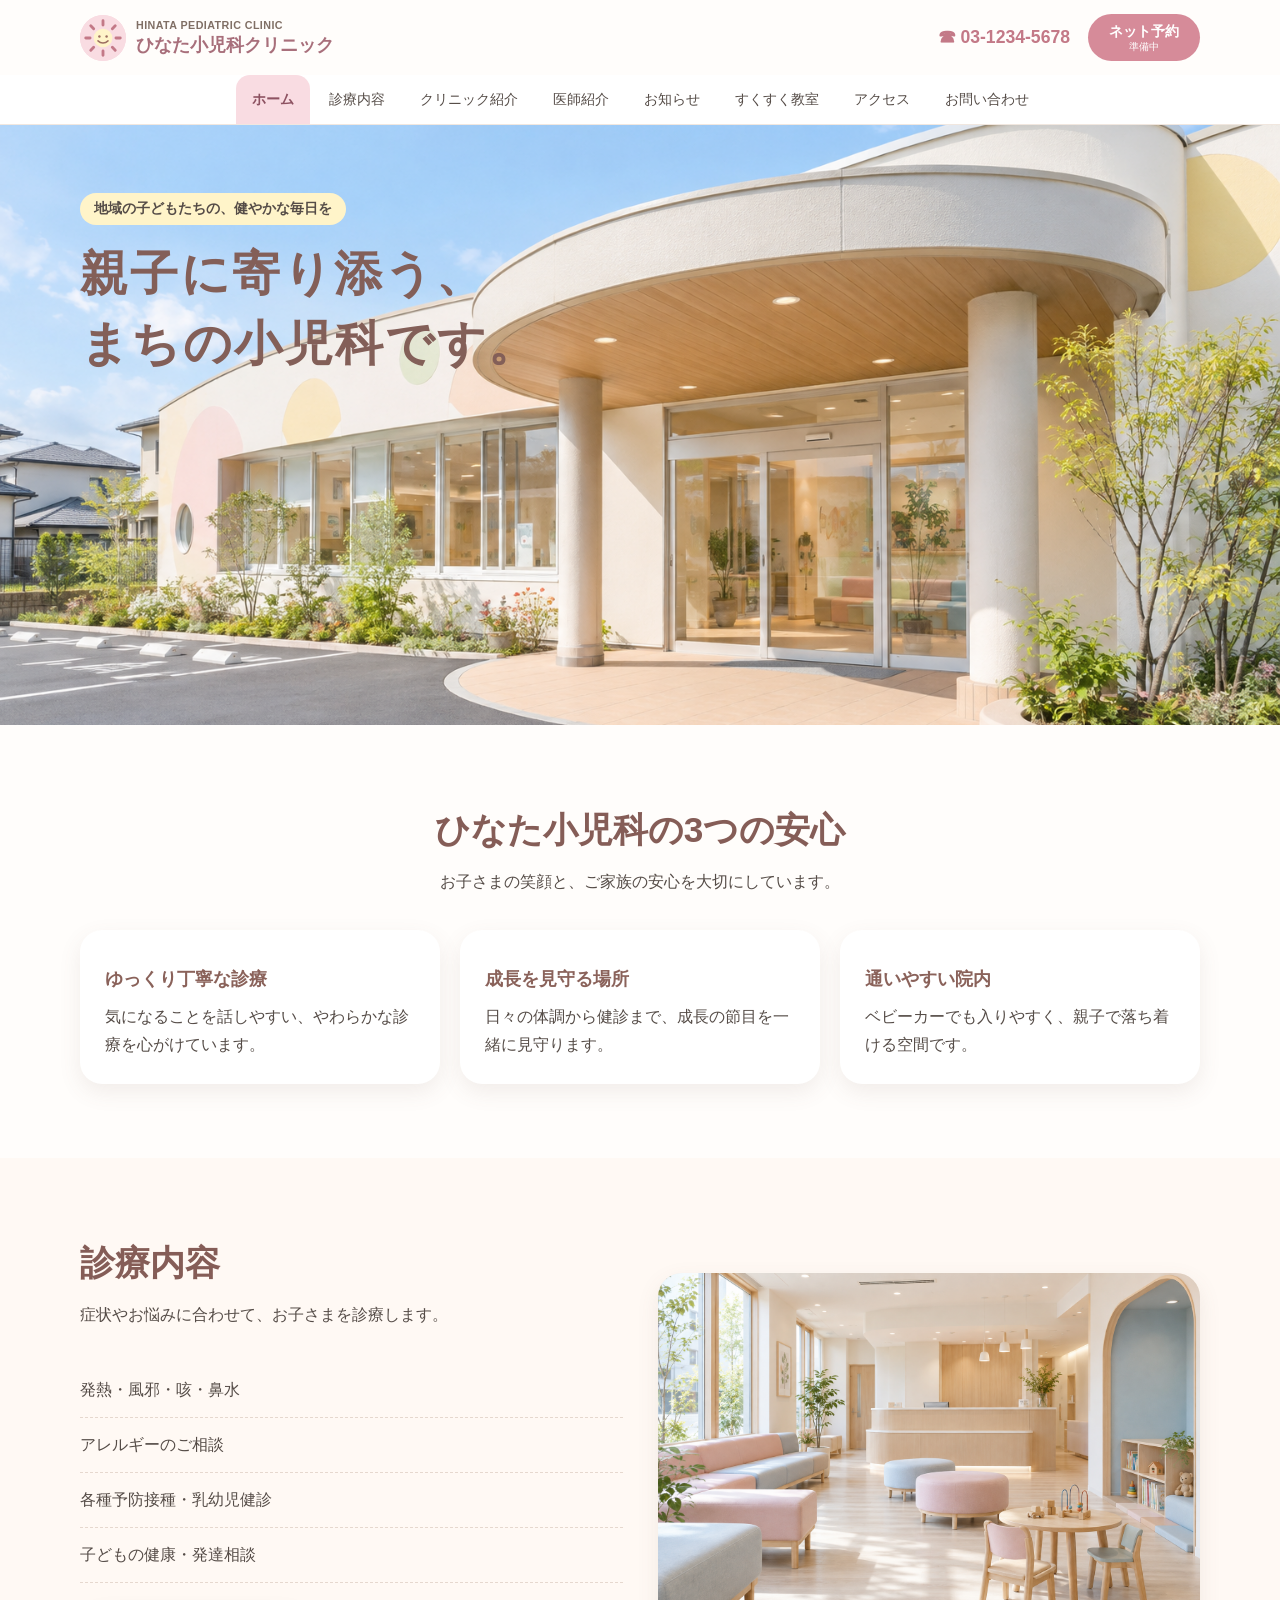
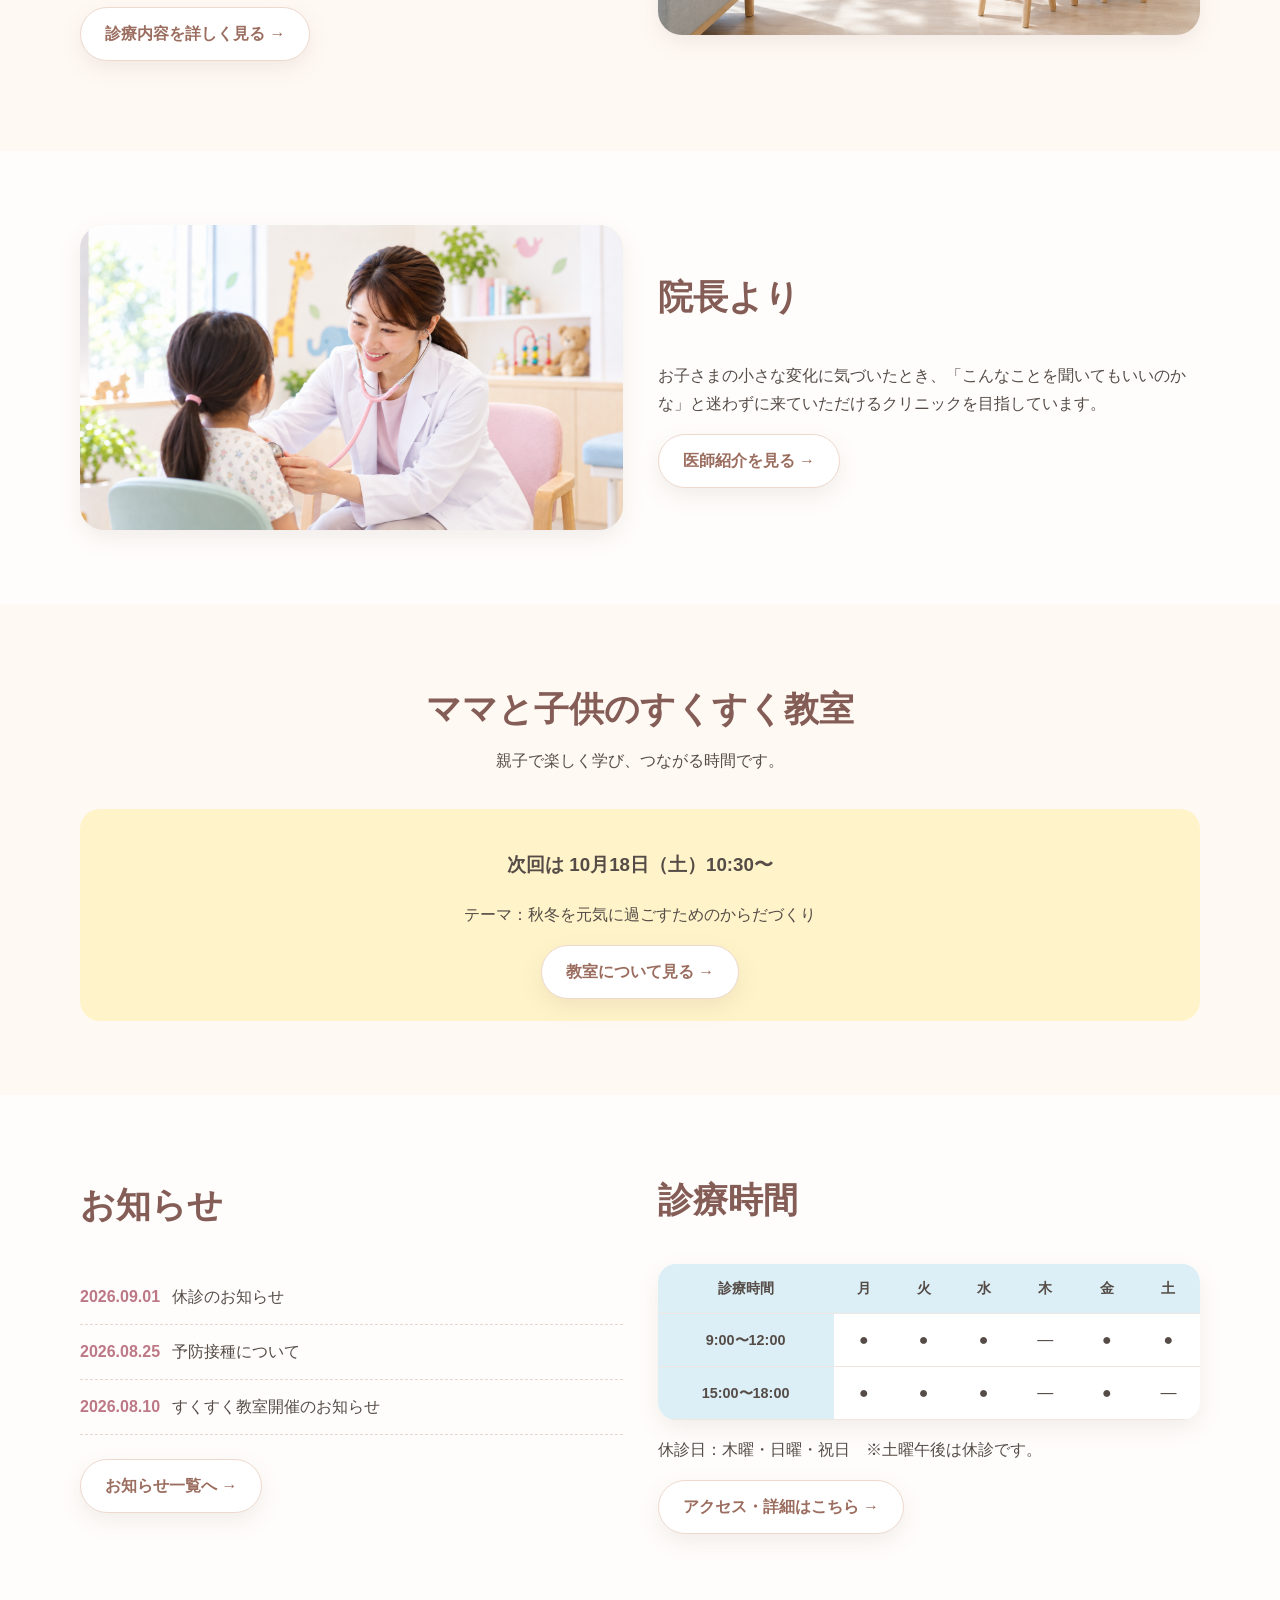
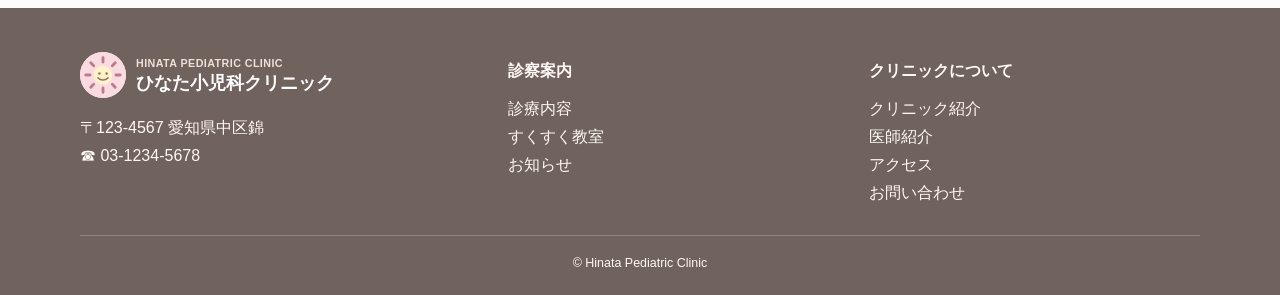
<file: index.html>
﻿<!doctype html>
<html lang="ja">
  <head>
    <meta charset="utf-8">
    <meta name="viewport" content="width=device-width,initial-scale=1">
    <meta name="description" content="ひなた小児科クリニック。子どもとお母さんに寄り添う、地域の小児科です。">
    <title>ひなた小児科クリニック｜トップ</title>
    <link rel="stylesheet" href="css/style.css">
    <link rel="icon" type="image/svg+xml" href="images/favicon.svg">
    <link rel="stylesheet" href="css/hero.css">
  </head>
  <body>
    <header class="site-header">
      <div class="container header-row">
        <a class="logo" href="index.html"><img class="logo-mark" src="images/favicon.svg" alt="ひなた小児科クリニックのロゴ"><span><small>HINATA PEDIATRIC CLINIC</small>ひなた小児科クリニック</span></a>
        <div class="header-actions">
          <div class="header-contact"><strong>☎ 03-1234-5678</strong></div>
          <button class="header-booking" type="button" disabled aria-label="ネット予約（準備中）">ネット予約<small>準備中</small></button>
        </div>
      </div>
      <nav class="main-nav" aria-label="メインナビゲーション">
        <ul>
          <li><a href="index.html" aria-current="page">ホーム</a></li>
          <li><a href="medical.html">診療内容</a></li>
          <li><a href="about.html">クリニック紹介</a></li>
          <li><a href="doctor.html">医師紹介</a></li>
          <li><a href="news.html">お知らせ</a></li>
          <li><a href="class.html">すくすく教室</a></li>
          <li><a href="access.html">アクセス</a></li>
          <li><a href="contact.html">お問い合わせ</a></li>
        </ul>
      </nav>
    </header>
    <main>
      <section class="hero">
        <div class="container hero-grid">
          <div>
            <span class="eyebrow">地域の子どもたちの、健やかな毎日を</span>
            <h1>親子に寄り添う、<br>まちの小児科です。</h1>
          </div>
        </div>
      </section>
      <section class="section">
        <div class="container">
          <div class="section-head">
            <h2>ひなた小児科の3つの安心</h2>
            <p>お子さまの笑顔と、ご家族の安心を大切にしています。</p>
          </div>
          <div class="cards">
            <article class="card">
              <h3>ゆっくり丁寧な診療</h3>
              <p>気になることを話しやすい、やわらかな診療を心がけています。</p>
            </article>
            <article class="card">
              <h3>成長を見守る場所</h3>
              <p>日々の体調から健診まで、成長の節目を一緒に見守ります。</p>
            </article>
            <article class="card">
              <h3>通いやすい院内</h3>
              <p>ベビーカーでも入りやすく、親子で落ち着ける空間です。</p>
            </article>
          </div>
        </div>
      </section>
      <section class="section tint">
        <div class="container split">
          <div>
            <div class="section-head" style="text-align:left">
              <h2>診療内容</h2>
              <p>症状やお悩みに合わせて、お子さまを診療します。</p>
            </div>
            <ul class="info-list">
              <li>発熱・風邪・咳・鼻水</li>
              <li>アレルギーのご相談</li>
              <li>各種予防接種・乳幼児健診</li>
              <li>子どもの健康・発達相談</li>
            </ul>
            <p class="mt"><a class="button light" href="medical.html">診療内容を詳しく見る →</a></p>
          </div>
          <div class="placeholder"><img src="images/clinic-waiting-room.png" alt="明るく落ち着いた小児科の待合室のイメージ"></div>
        </div>
      </section>
      <section class="section">
        <div class="container split">
          <div class="placeholder"><img src="images/doctor-child-examination.png" alt="椅子に座った日向あかり院長が、後ろ姿の子どもの胸に聴診器を当てる様子"></div>
          <div>
            <div class="section-head" style="text-align:left">
              <h2>院長より</h2>
            </div>
            <p>お子さまの小さな変化に気づいたとき、「こんなことを聞いてもいいのかな」と迷わずに来ていただけるクリニックを目指しています。</p>
            <a class="button light" href="doctor.html">医師紹介を見る →</a>
          </div>
        </div>
      </section>
      <section class="section tint">
        <div class="container">
          <div class="section-head">
            <h2>ママと子供のすくすく教室</h2>
            <p>親子で楽しく学び、つながる時間です。</p>
          </div>
          <div class="notice center">
            <h3>次回は 10月18日（土）10:30〜</h3>
            <p>テーマ：秋冬を元気に過ごすためのからだづくり</p>
            <a class="button light" href="class.html">教室について見る →</a>
          </div>
        </div>
      </section>
      <section class="section">
        <div class="container split">
          <div>
            <div class="section-head" style="text-align:left">
              <h2>お知らせ</h2>
            </div>
            <ul class="info-list">
              <li><time datetime="2026-09-01">2026.09.01</time><a href="news.html">休診のお知らせ</a></li>
              <li><time datetime="2026-08-25">2026.08.25</time><a href="news.html">予防接種について</a></li>
              <li><time datetime="2026-08-10">2026.08.10</time><a href="news.html">すくすく教室開催のお知らせ</a></li>
            </ul>
            <p class="mt"><a class="button light" href="news.html">お知らせ一覧へ →</a></p>
          </div>
          <div>
            <div class="section-head" style="text-align:left">
              <h2>診療時間</h2>
            </div>
            <table class="schedule">
              <tr>
                <th>診療時間</th>
                <th>月</th>
                <th>火</th>
                <th>水</th>
                <th>木</th>
                <th>金</th>
                <th>土</th>
              </tr>
              <tr>
                <th>9:00〜12:00</th>
                <td>●</td>
                <td>●</td>
                <td>●</td>
                <td>―</td>
                <td>●</td>
                <td>●</td>
              </tr>
              <tr>
                <th>15:00〜18:00</th>
                <td>●</td>
                <td>●</td>
                <td>●</td>
                <td>―</td>
                <td>●</td>
                <td>―</td>
              </tr>
            </table>
            <p>休診日：木曜・日曜・祝日　※土曜午後は休診です。</p>
            <a class="button light" href="access.html">アクセス・詳細はこちら →</a>
          </div>
        </div>
      </section>
    </main>
    <footer class="footer">
      <div class="container footer-grid">
        <div>
          <a class="logo" href="index.html"><img class="logo-mark" src="images/favicon.svg" alt="ひなた小児科クリニックのロゴ"><span><small>HINATA PEDIATRIC CLINIC</small>ひなた小児科クリニック</span></a>
          <p>〒123-4567 愛知県中区錦<br>☎ 03-1234-5678</p>
        </div>
        <div>
          <h2>診察案内</h2>
          <ul>
            <li><a href="medical.html">診療内容</a></li>
            <li><a href="class.html">すくすく教室</a></li>
            <li><a href="news.html">お知らせ</a></li>
          </ul>
        </div>
        <div>
          <h2>クリニックについて</h2>
          <ul>
            <li><a href="about.html">クリニック紹介</a></li>
            <li><a href="doctor.html">医師紹介</a></li>
            <li><a href="access.html">アクセス</a></li>
            <li><a href="contact.html">お問い合わせ</a></li>
          </ul>
        </div>
      </div>
      <div class="container copyright">© Hinata Pediatric Clinic</div>
    </footer>
  </body>
</html>
</file>
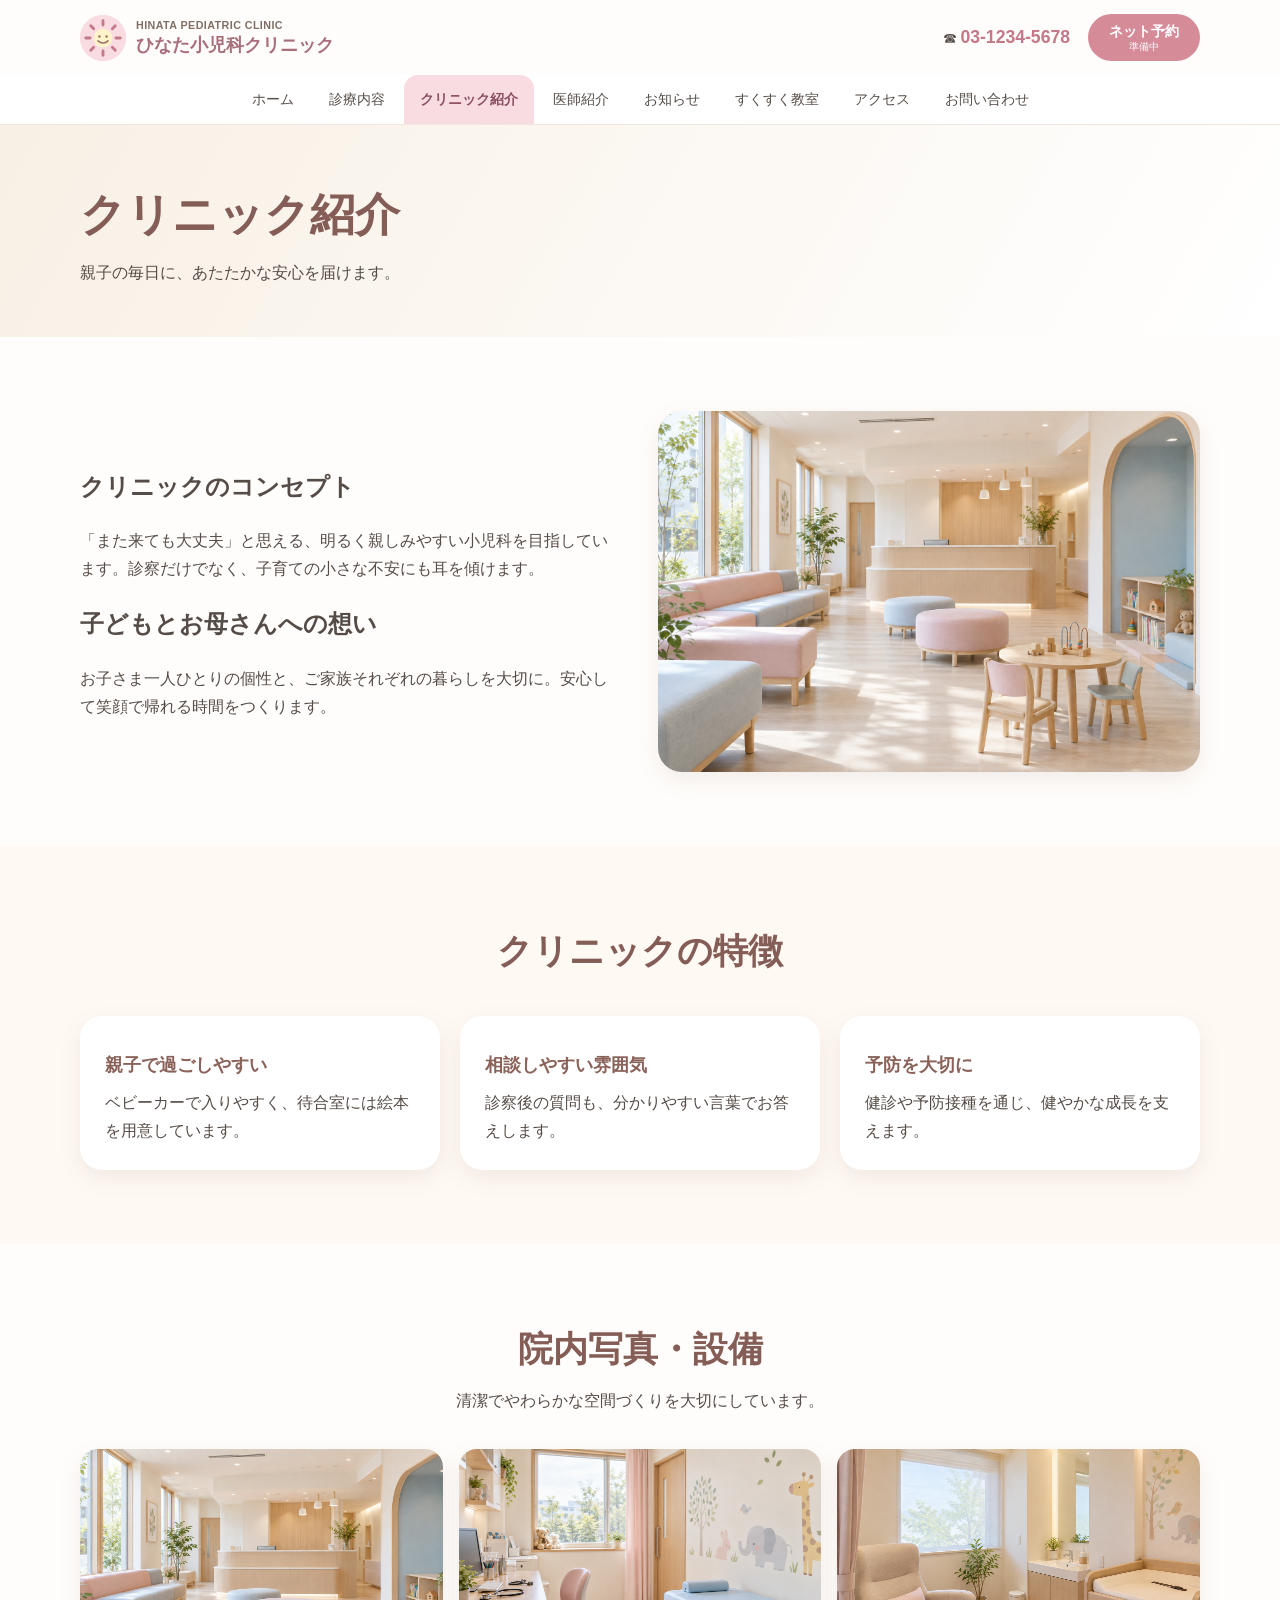
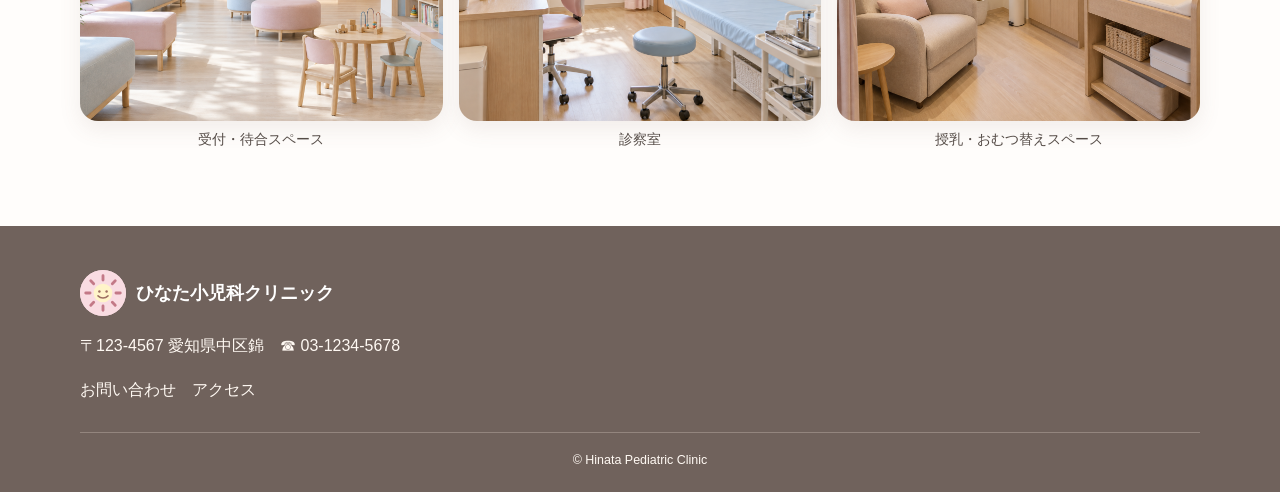
<file: about.html>
<!doctype html>
<html lang="ja">
  <head>
    <meta charset="utf-8">
    <meta name="viewport" content="width=device-width,initial-scale=1">
    <meta name="description" content="ひなた小児科クリニックの想いと院内をご紹介します。">
    <title>クリニック紹介｜ひなた小児科クリニック</title>
    <link rel="stylesheet" href="css/style.css">
    <link rel="icon" type="image/svg+xml" href="images/favicon.svg">
  </head>
  <body>
    <header class="site-header">
      <div class="container header-row">
        <a class="logo" href="index.html"><img class="logo-mark" src="images/favicon.svg" alt="ひなた小児科クリニックのロゴ"><span><small>HINATA PEDIATRIC CLINIC</small>ひなた小児科クリニック</span></a>
        <div class="header-actions">
          <div class="header-contact">☎ <strong>03-1234-5678</strong></div>
          <button class="header-booking" type="button" disabled aria-label="ネット予約（準備中）">ネット予約<small>準備中</small></button>
        </div>
      </div>
      <nav class="main-nav" aria-label="メインナビゲーション">
        <ul>
          <li><a href="index.html">ホーム</a></li>
          <li><a href="medical.html">診療内容</a></li>
          <li><a href="about.html" aria-current="page">クリニック紹介</a></li>
          <li><a href="doctor.html">医師紹介</a></li>
          <li><a href="news.html">お知らせ</a></li>
          <li><a href="class.html">すくすく教室</a></li>
          <li><a href="access.html">アクセス</a></li>
          <li><a href="contact.html">お問い合わせ</a></li>
        </ul>
      </nav>
    </header>
    <main>
      <section class="page-hero">
        <div class="container">
          <h1>クリニック紹介</h1>
          <p>親子の毎日に、あたたかな安心を届けます。</p>
        </div>
      </section>
      <section class="section">
        <div class="container split">
          <div>
            <h2>クリニックのコンセプト</h2>
            <p>「また来ても大丈夫」と思える、明るく親しみやすい小児科を目指しています。診察だけでなく、子育ての小さな不安にも耳を傾けます。</p>
            <h2>子どもとお母さんへの想い</h2>
            <p>お子さま一人ひとりの個性と、ご家族それぞれの暮らしを大切に。安心して笑顔で帰れる時間をつくります。</p>
          </div>
          <div class="placeholder"><img src="images/clinic-waiting-room.png" alt="明るく落ち着いた小児科の待合室のイメージ"></div>
        </div>
      </section>
      <section class="section tint">
        <div class="container">
          <div class="section-head">
            <h2>クリニックの特徴</h2>
          </div>
          <div class="cards">
            <article class="card">
              <h3>親子で過ごしやすい</h3>
              <p>ベビーカーで入りやすく、待合室には絵本を用意しています。</p>
            </article>
            <article class="card">
              <h3>相談しやすい雰囲気</h3>
              <p>診察後の質問も、分かりやすい言葉でお答えします。</p>
            </article>
            <article class="card">
              <h3>予防を大切に</h3>
              <p>健診や予防接種を通じ、健やかな成長を支えます。</p>
            </article>
          </div>
        </div>
      </section>
      <section class="section">
        <div class="container">
          <div class="section-head">
            <h2>院内写真・設備</h2>
            <p>清潔でやわらかな空間づくりを大切にしています。</p>
          </div>
          <div class="gallery">
            <figure>
              <img src="images/clinic-waiting-room.png" alt="受付と待合スペース">
              <figcaption>受付・待合スペース</figcaption>
            </figure>
            <figure>
              <img src="images/clinic-exam-room.png" alt="小児科の診察室">
              <figcaption>診察室</figcaption>
            </figure>
            <figure>
              <img src="images/clinic-nursing-room.png" alt="授乳とおむつ替えのスペース">
              <figcaption>授乳・おむつ替えスペース</figcaption>
            </figure>
          </div>
        </div>
      </section>
    </main>
    <footer class="footer">
      <div class="container">
        <a class="logo" href="index.html"><img class="logo-mark" src="images/favicon.svg" alt="ひなた小児科クリニックのロゴ"><span>ひなた小児科クリニック</span></a>
        <p>〒123-4567 愛知県中区錦　☎ 03-1234-5678</p>
        <p><a href="contact.html">お問い合わせ</a>　<a href="access.html">アクセス</a></p>
        <div class="copyright">© Hinata Pediatric Clinic</div>
      </div>
    </footer>
  </body>
</html>
</file>
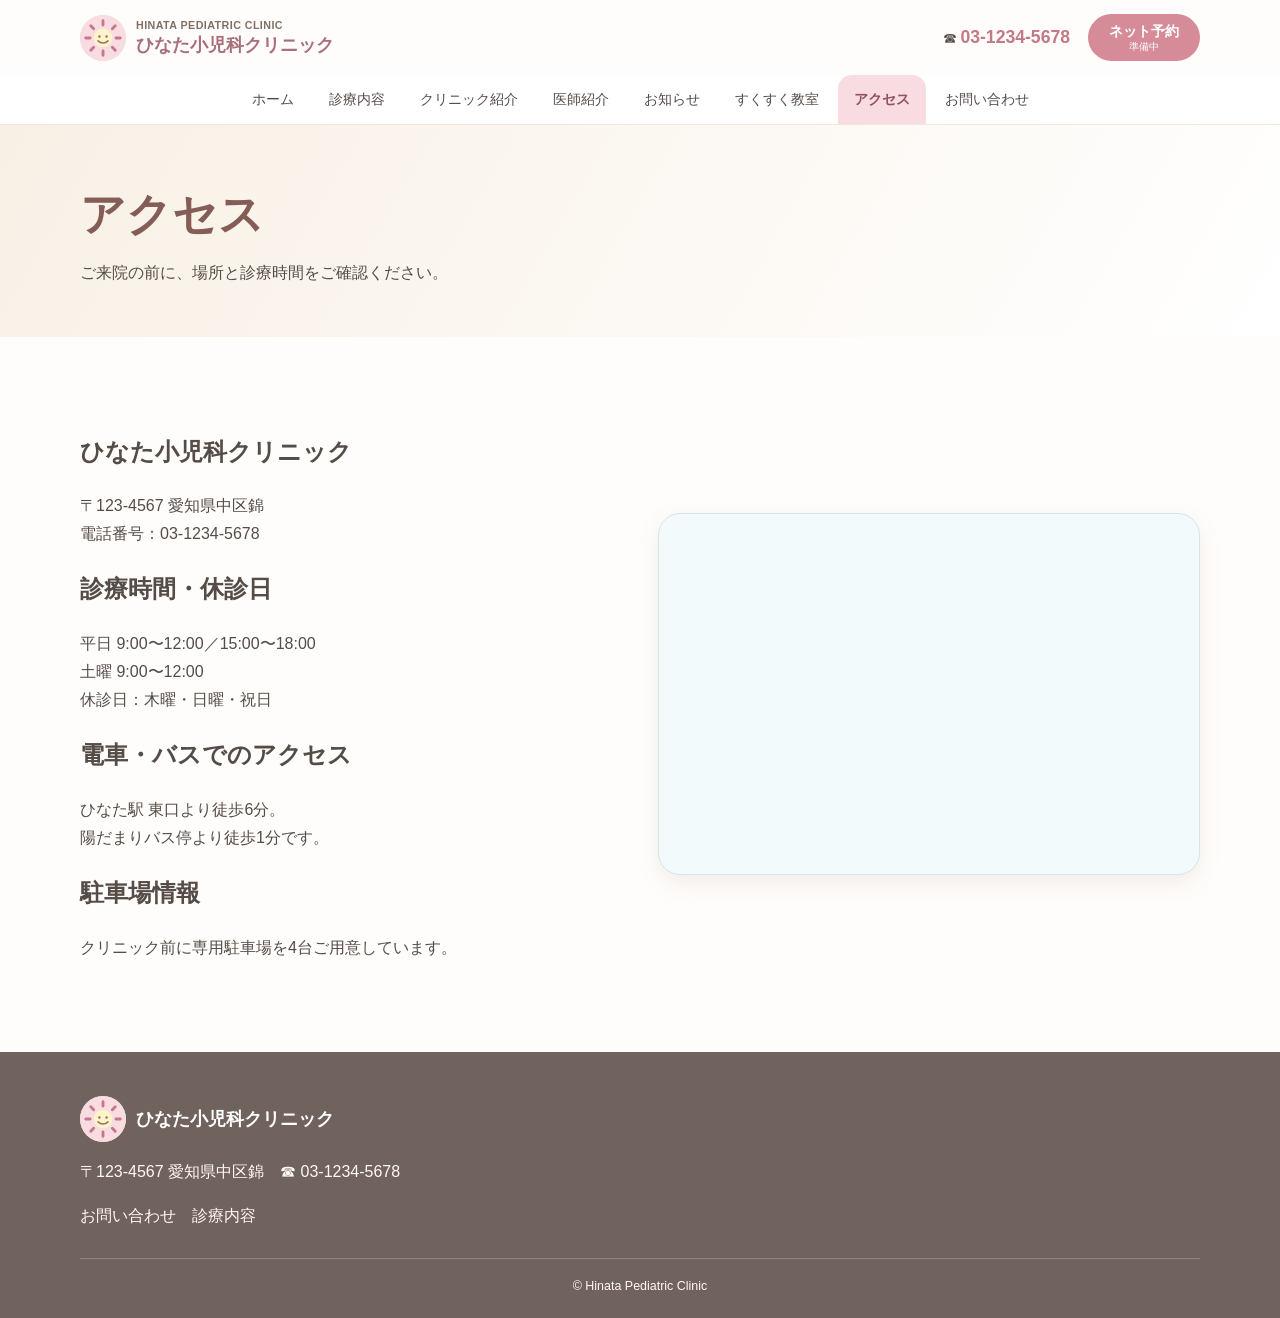
<file: access.html>
<!doctype html>
<html lang="ja">
  <head>
    <meta charset="utf-8">
    <meta name="viewport" content="width=device-width,initial-scale=1">
    <meta name="description" content="ひなた小児科クリニックへのアクセスと診療時間です。">
    <title>アクセス｜ひなた小児科クリニック</title>
    <link rel="stylesheet" href="css/style.css">
    <link rel="icon" type="image/svg+xml" href="images/favicon.svg">
    <link rel="stylesheet" href="css/access-map.css">
  </head>
  <body>
    <header class="site-header">
      <div class="container header-row">
        <a class="logo" href="index.html"><img class="logo-mark" src="images/favicon.svg" alt="ひなた小児科クリニックのロゴ"><span><small>HINATA PEDIATRIC CLINIC</small>ひなた小児科クリニック</span></a>
        <div class="header-actions">
          <div class="header-contact">☎ <strong>03-1234-5678</strong></div>
          <button class="header-booking" type="button" disabled aria-label="ネット予約（準備中）">ネット予約<small>準備中</small></button>
        </div>
      </div>
      <nav class="main-nav" aria-label="メインナビゲーション">
        <ul>
          <li><a href="index.html">ホーム</a></li>
          <li><a href="medical.html">診療内容</a></li>
          <li><a href="about.html">クリニック紹介</a></li>
          <li><a href="doctor.html">医師紹介</a></li>
          <li><a href="news.html">お知らせ</a></li>
          <li><a href="class.html">すくすく教室</a></li>
          <li><a href="access.html" aria-current="page">アクセス</a></li>
          <li><a href="contact.html">お問い合わせ</a></li>
        </ul>
      </nav>
    </header>
    <main>
      <section class="page-hero">
        <div class="container">
          <h1>アクセス</h1>
          <p>ご来院の前に、場所と診療時間をご確認ください。</p>
        </div>
      </section>
      <section class="section">
        <div class="container split">
          <div>
            <h2>ひなた小児科クリニック</h2>
            <p>〒123-4567 愛知県中区錦<br>電話番号：<a href="tel:0312345678">03-1234-5678</a></p>
            <h2>診療時間・休診日</h2>
            <p>平日 9:00〜12:00／15:00〜18:00<br>土曜 9:00〜12:00<br>休診日：木曜・日曜・祝日</p>
            <h2>電車・バスでのアクセス</h2>
            <p>ひなた駅 東口より徒歩6分。<br>陽だまりバス停より徒歩1分です。</p>
            <h2>駐車場情報</h2>
            <p>クリニック前に専用駐車場を4台ご用意しています。</p>
          </div>
          <div class="map-embed">
            <iframe src="https://www.google.com/maps/embed?pb=!1m18!1m12!1m3!1d3261.369198492999!2d136.9057630752273!3d35.17234955776138!2m3!1f0!2f0!3f0!3m2!1i1024!2i768!4f13.1!3m3!1m2!1s0x600370d662a80445%3A0xea615895eff89cc2!2z5Lit6YOo6Zu75YqbIE1JUkFJIFRPV0VS!5e0!3m2!1sja!2sjp!4v1788696021132!5m2!1sja!2sjp" title="中部電力 MIRAI TOWER のGoogleマップ" loading="lazy" allowfullscreen referrerpolicy="strict-origin-when-cross-origin"></iframe>
          </div>
        </div>
      </section>
    </main>
    <footer class="footer">
      <div class="container">
        <a class="logo" href="index.html"><img class="logo-mark" src="images/favicon.svg" alt="ひなた小児科クリニックのロゴ"><span>ひなた小児科クリニック</span></a>
        <p>〒123-4567 愛知県中区錦　☎ 03-1234-5678</p>
        <p><a href="contact.html">お問い合わせ</a>　<a href="medical.html">診療内容</a></p>
        <div class="copyright">© Hinata Pediatric Clinic</div>
      </div>
    </footer>
  </body>
</html>
</file>
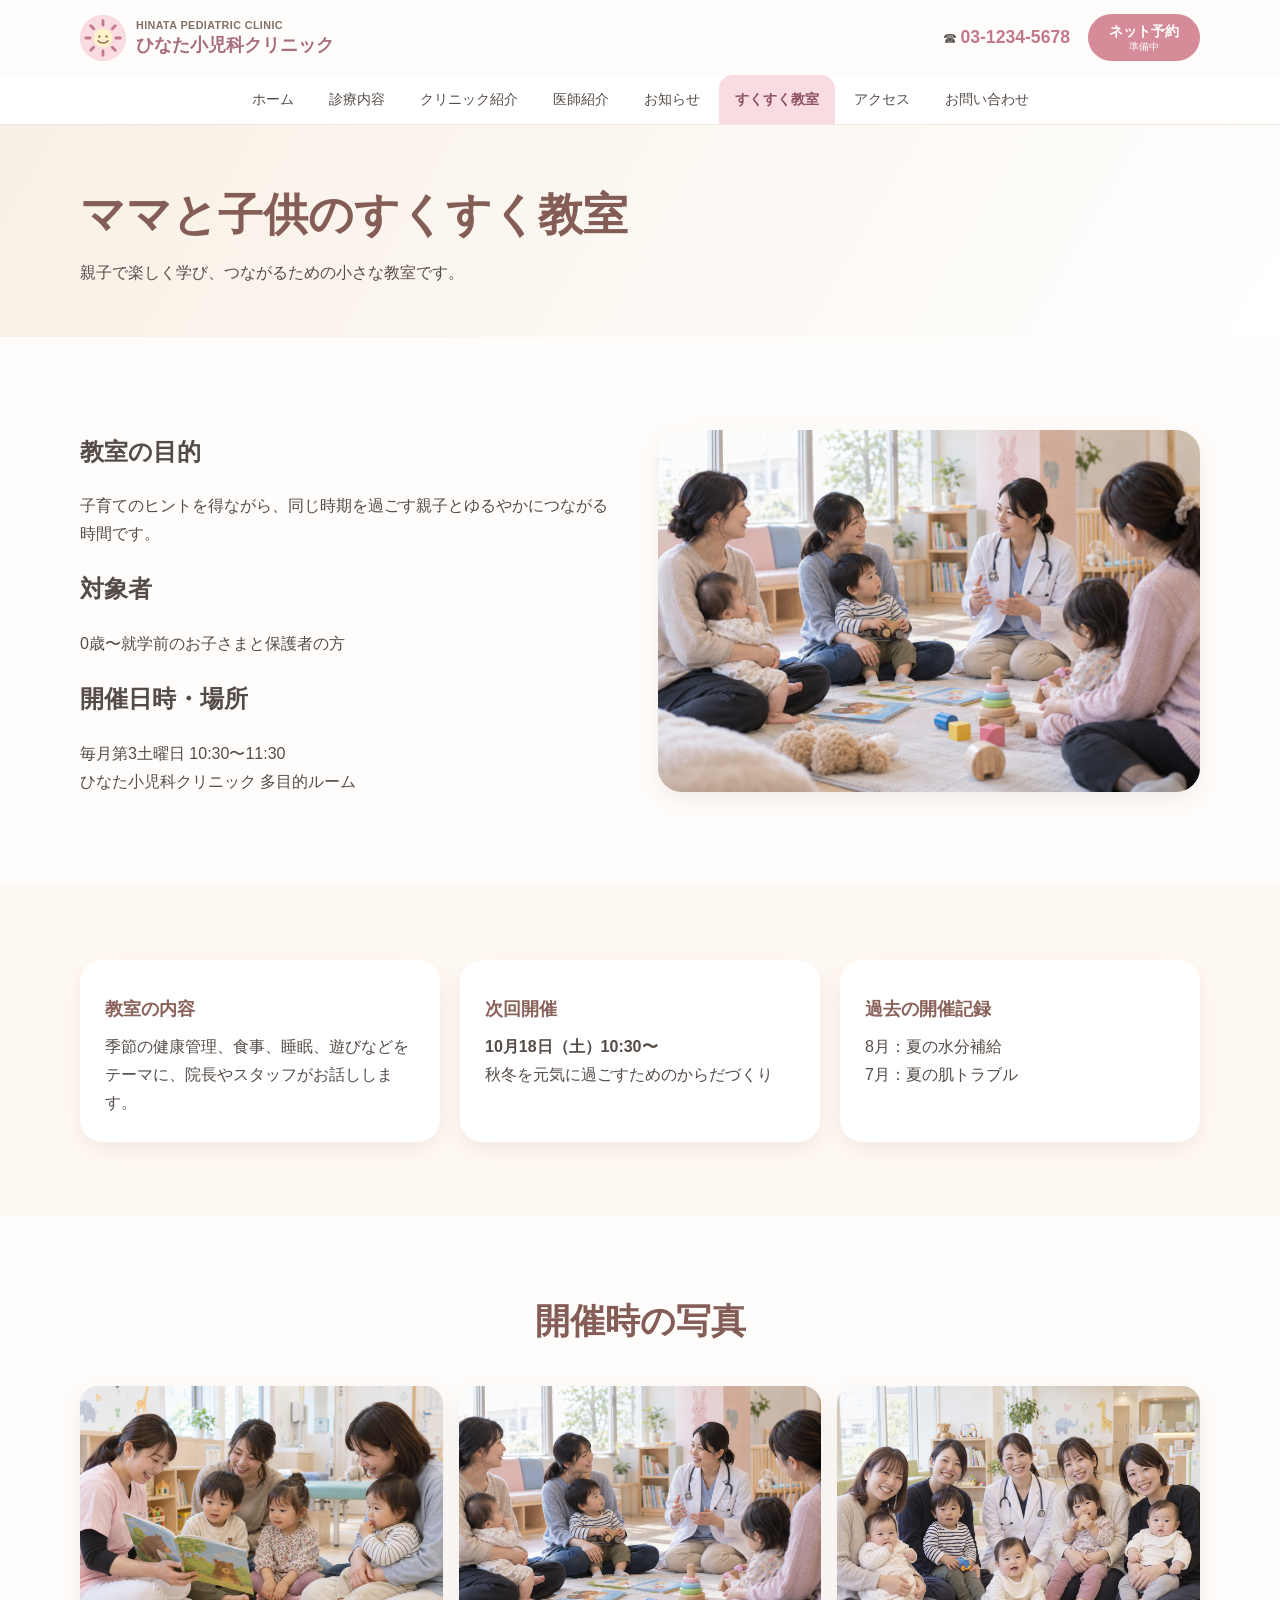
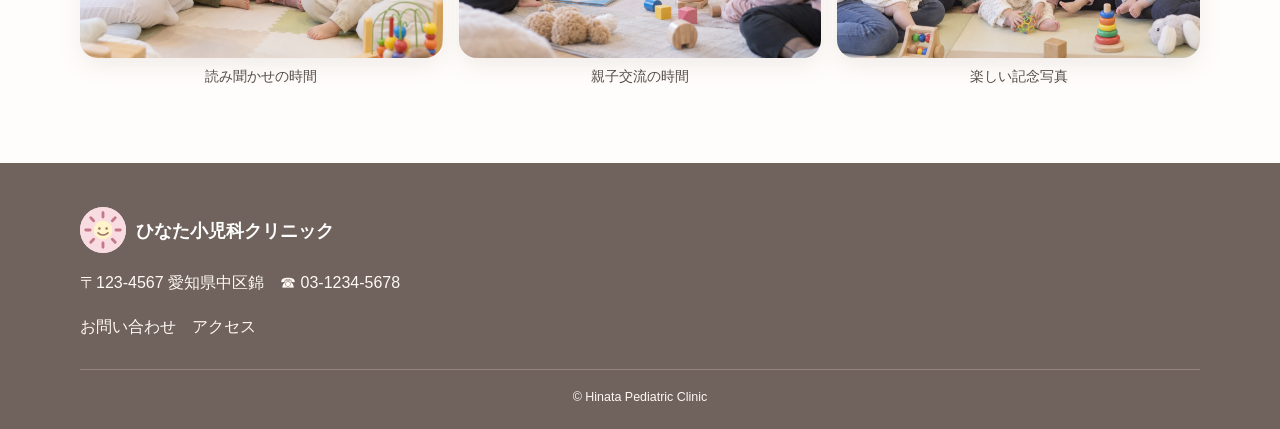
<file: class.html>
<!doctype html>
<html lang="ja">
  <head>
    <meta charset="utf-8">
    <meta name="viewport" content="width=device-width,initial-scale=1">
    <meta name="description" content="ママと子供のすくすく教室のご案内です。">
    <title>すくすく教室｜ひなた小児科クリニック</title>
    <link rel="stylesheet" href="css/style.css">
    <link rel="icon" type="image/svg+xml" href="images/favicon.svg">
  </head>
  <body>
    <header class="site-header">
      <div class="container header-row">
        <a class="logo" href="index.html"><img class="logo-mark" src="images/favicon.svg" alt="ひなた小児科クリニックのロゴ"><span><small>HINATA PEDIATRIC CLINIC</small>ひなた小児科クリニック</span></a>
        <div class="header-actions">
          <div class="header-contact">☎ <strong>03-1234-5678</strong></div>
          <button class="header-booking" type="button" disabled aria-label="ネット予約（準備中）">ネット予約<small>準備中</small></button>
        </div>
      </div>
      <nav class="main-nav" aria-label="メインナビゲーション">
        <ul>
          <li><a href="index.html">ホーム</a></li>
          <li><a href="medical.html">診療内容</a></li>
          <li><a href="about.html">クリニック紹介</a></li>
          <li><a href="doctor.html">医師紹介</a></li>
          <li><a href="news.html">お知らせ</a></li>
          <li><a href="class.html" aria-current="page">すくすく教室</a></li>
          <li><a href="access.html">アクセス</a></li>
          <li><a href="contact.html">お問い合わせ</a></li>
        </ul>
      </nav>
    </header>
    <main>
      <section class="page-hero">
        <div class="container">
          <h1>ママと子供のすくすく教室</h1>
          <p>親子で楽しく学び、つながるための小さな教室です。</p>
        </div>
      </section>
      <section class="section">
        <div class="container split">
          <div>
            <h2>教室の目的</h2>
            <p>子育てのヒントを得ながら、同じ時期を過ごす親子とゆるやかにつながる時間です。</p>
            <h2>対象者</h2>
            <p>0歳〜就学前のお子さまと保護者の方</p>
            <h2>開催日時・場所</h2>
            <p>毎月第3土曜日 10:30〜11:30<br>ひなた小児科クリニック 多目的ルーム</p>
          </div>
          <div class="placeholder"><img src="images/parent-child-class.png" alt="親子が参加するすくすく教室の様子"></div>
        </div>
      </section>
      <section class="section tint">
        <div class="container">
          <div class="cards">
            <article class="card">
              <h3>教室の内容</h3>
              <p>季節の健康管理、食事、睡眠、遊びなどをテーマに、院長やスタッフがお話しします。</p>
            </article>
            <article class="card">
              <h3>次回開催</h3>
              <p><strong>10月18日（土）10:30〜</strong><br>秋冬を元気に過ごすためのからだづくり</p>
            </article>
            <article class="card">
              <h3>過去の開催記録</h3>
              <p>8月：夏の水分補給<br>7月：夏の肌トラブル</p>
            </article>
          </div>
        </div>
      </section>
      <section class="section">
        <div class="container">
          <div class="section-head">
            <h2>開催時の写真</h2>
          </div>
          <div class="gallery">
            <figure>
              <img src="images/class-reading.png" alt="スタッフが親子に絵本を読み聞かせる様子">
              <figcaption>読み聞かせの時間</figcaption>
            </figure>
            <figure>
              <img src="images/parent-child-class.png" alt="すくすく教室で親子が交流する様子">
              <figcaption>親子交流の時間</figcaption>
            </figure>
            <figure>
              <img src="images/class-group.png" alt="すくすく教室に参加した親子とスタッフの記念写真イメージ">
              <figcaption>楽しい記念写真</figcaption>
            </figure>
          </div>
        </div>
      </section>
    </main>
    <footer class="footer">
      <div class="container">
        <a class="logo" href="index.html"><img class="logo-mark" src="images/favicon.svg" alt="ひなた小児科クリニックのロゴ"><span>ひなた小児科クリニック</span></a>
        <p>〒123-4567 愛知県中区錦　☎ 03-1234-5678</p>
        <p><a href="contact.html">お問い合わせ</a>　<a href="access.html">アクセス</a></p>
        <div class="copyright">© Hinata Pediatric Clinic</div>
      </div>
    </footer>
  </body>
</html>
</file>
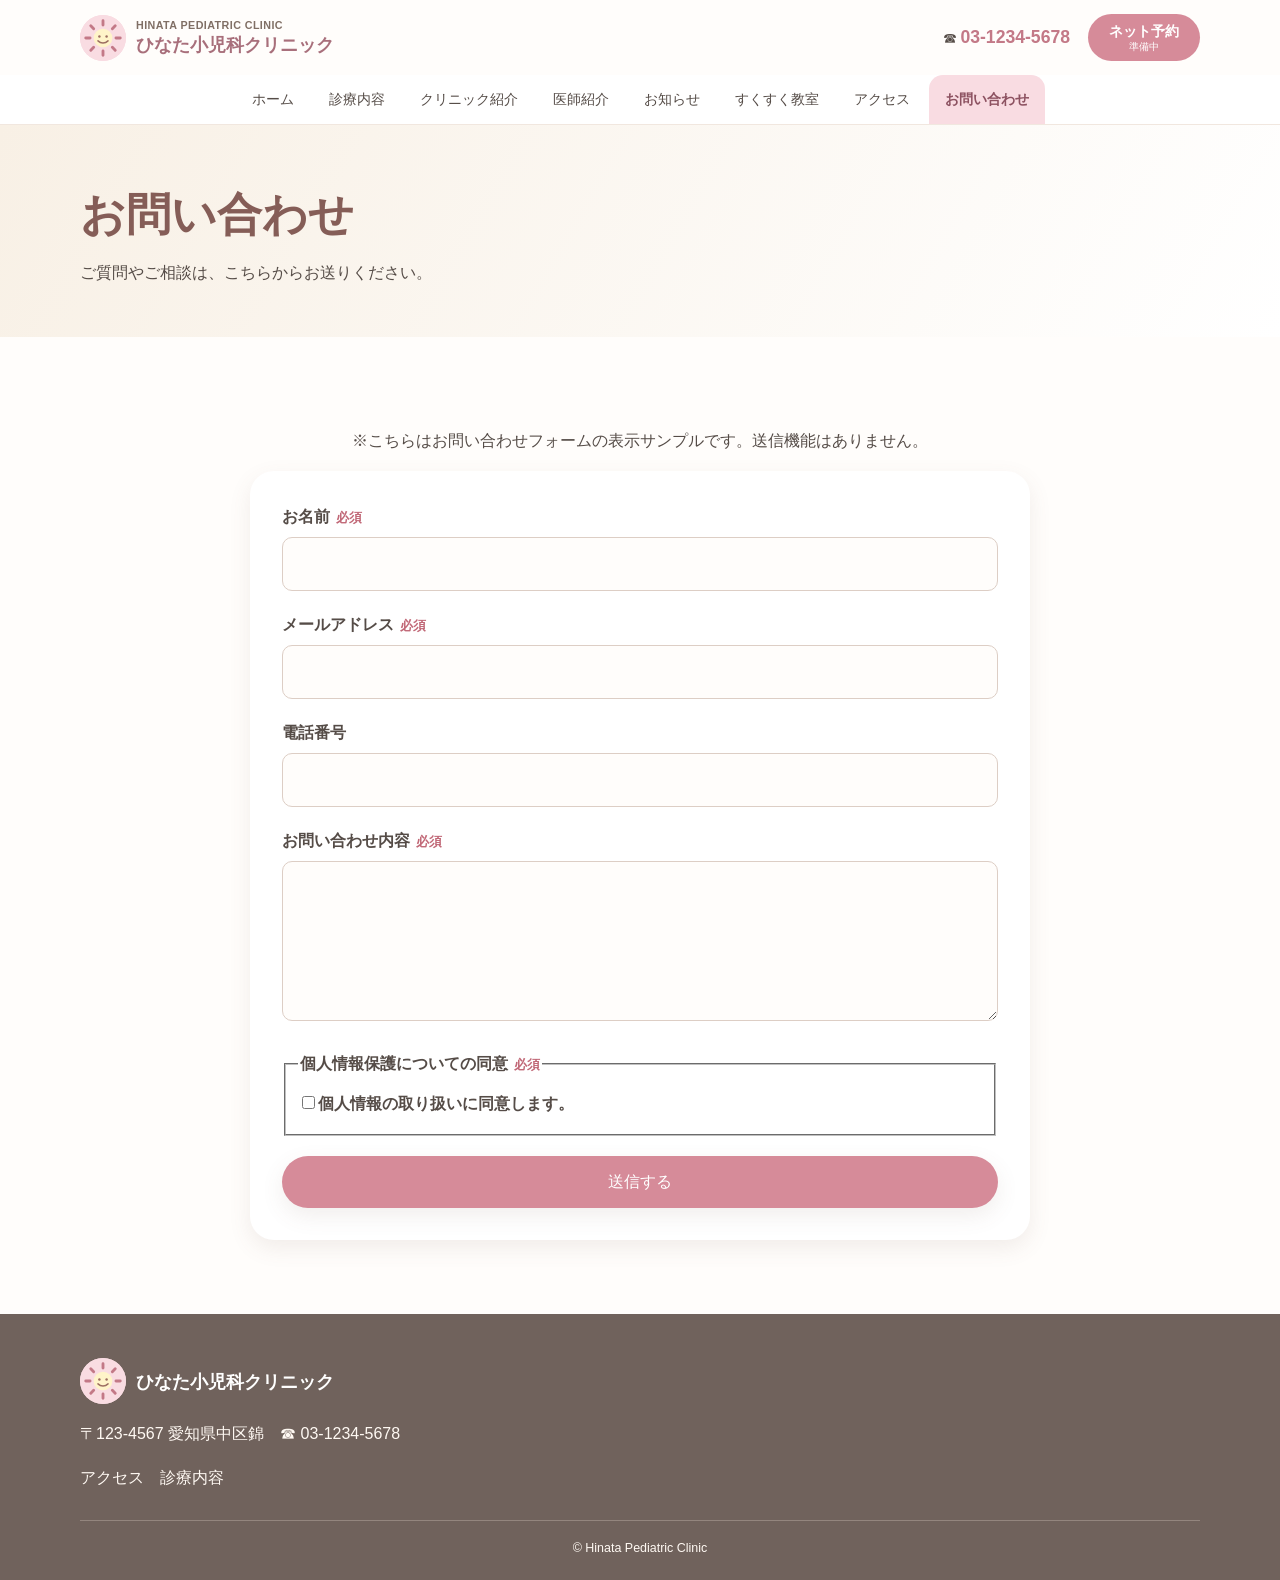
<file: contact.html>
<!doctype html>
<html lang="ja">
  <head>
    <meta charset="utf-8">
    <meta name="viewport" content="width=device-width,initial-scale=1">
    <meta name="description" content="ひなた小児科クリニックへのお問い合わせフォームです。">
    <title>お問い合わせ｜ひなた小児科クリニック</title>
    <link rel="stylesheet" href="css/style.css">
    <link rel="icon" type="image/svg+xml" href="images/favicon.svg">
  </head>
  <body>
    <header class="site-header">
      <div class="container header-row">
        <a class="logo" href="index.html"><img class="logo-mark" src="images/favicon.svg" alt="ひなた小児科クリニックのロゴ"><span><small>HINATA PEDIATRIC CLINIC</small>ひなた小児科クリニック</span></a>
        <div class="header-actions">
          <div class="header-contact">☎ <strong>03-1234-5678</strong></div>
          <button class="header-booking" type="button" disabled aria-label="ネット予約（準備中）">ネット予約<small>準備中</small></button>
        </div>
      </div>
      <nav class="main-nav" aria-label="メインナビゲーション">
        <ul>
          <li><a href="index.html">ホーム</a></li>
          <li><a href="medical.html">診療内容</a></li>
          <li><a href="about.html">クリニック紹介</a></li>
          <li><a href="doctor.html">医師紹介</a></li>
          <li><a href="news.html">お知らせ</a></li>
          <li><a href="class.html">すくすく教室</a></li>
          <li><a href="access.html">アクセス</a></li>
          <li><a href="contact.html" aria-current="page">お問い合わせ</a></li>
        </ul>
      </nav>
    </header>
    <main>
      <section class="page-hero">
        <div class="container">
          <h1>お問い合わせ</h1>
          <p>ご質問やご相談は、こちらからお送りください。</p>
        </div>
      </section>
      <section class="section">
        <div class="container">
          <p class="center">※こちらはお問い合わせフォームの表示サンプルです。送信機能はありません。</p>
          <form class="form" action="#" method="post">
            <div class="form-row"><label for="name">お名前<span class="required">必須</span></label><input id="name" name="name" type="text" required></div>
            <div class="form-row"><label for="email">メールアドレス<span class="required">必須</span></label><input id="email" name="email" type="email" required></div>
            <div class="form-row"><label for="tel">電話番号</label><input id="tel" name="tel" type="tel"></div>
            <div class="form-row"><label for="message">お問い合わせ内容<span class="required">必須</span></label><textarea id="message" name="message" required></textarea></div>
            <fieldset class="form-row">
              <legend>個人情報保護についての同意<span class="required">必須</span></legend>
              <label class="check"><input type="checkbox" required><span>個人情報の取り扱いに同意します。</span></label>
            </fieldset>
            <button class="button" type="button" aria-label="送信ボタン（送信機能は実装されていません）">送信する</button>
          </form>
        </div>
      </section>
    </main>
    <footer class="footer">
      <div class="container">
        <a class="logo" href="index.html"><img class="logo-mark" src="images/favicon.svg" alt="ひなた小児科クリニックのロゴ"><span>ひなた小児科クリニック</span></a>
        <p>〒123-4567 愛知県中区錦　☎ 03-1234-5678</p>
        <p><a href="access.html">アクセス</a>　<a href="medical.html">診療内容</a></p>
        <div class="copyright">© Hinata Pediatric Clinic</div>
      </div>
    </footer>
  </body>
</html>
</file>
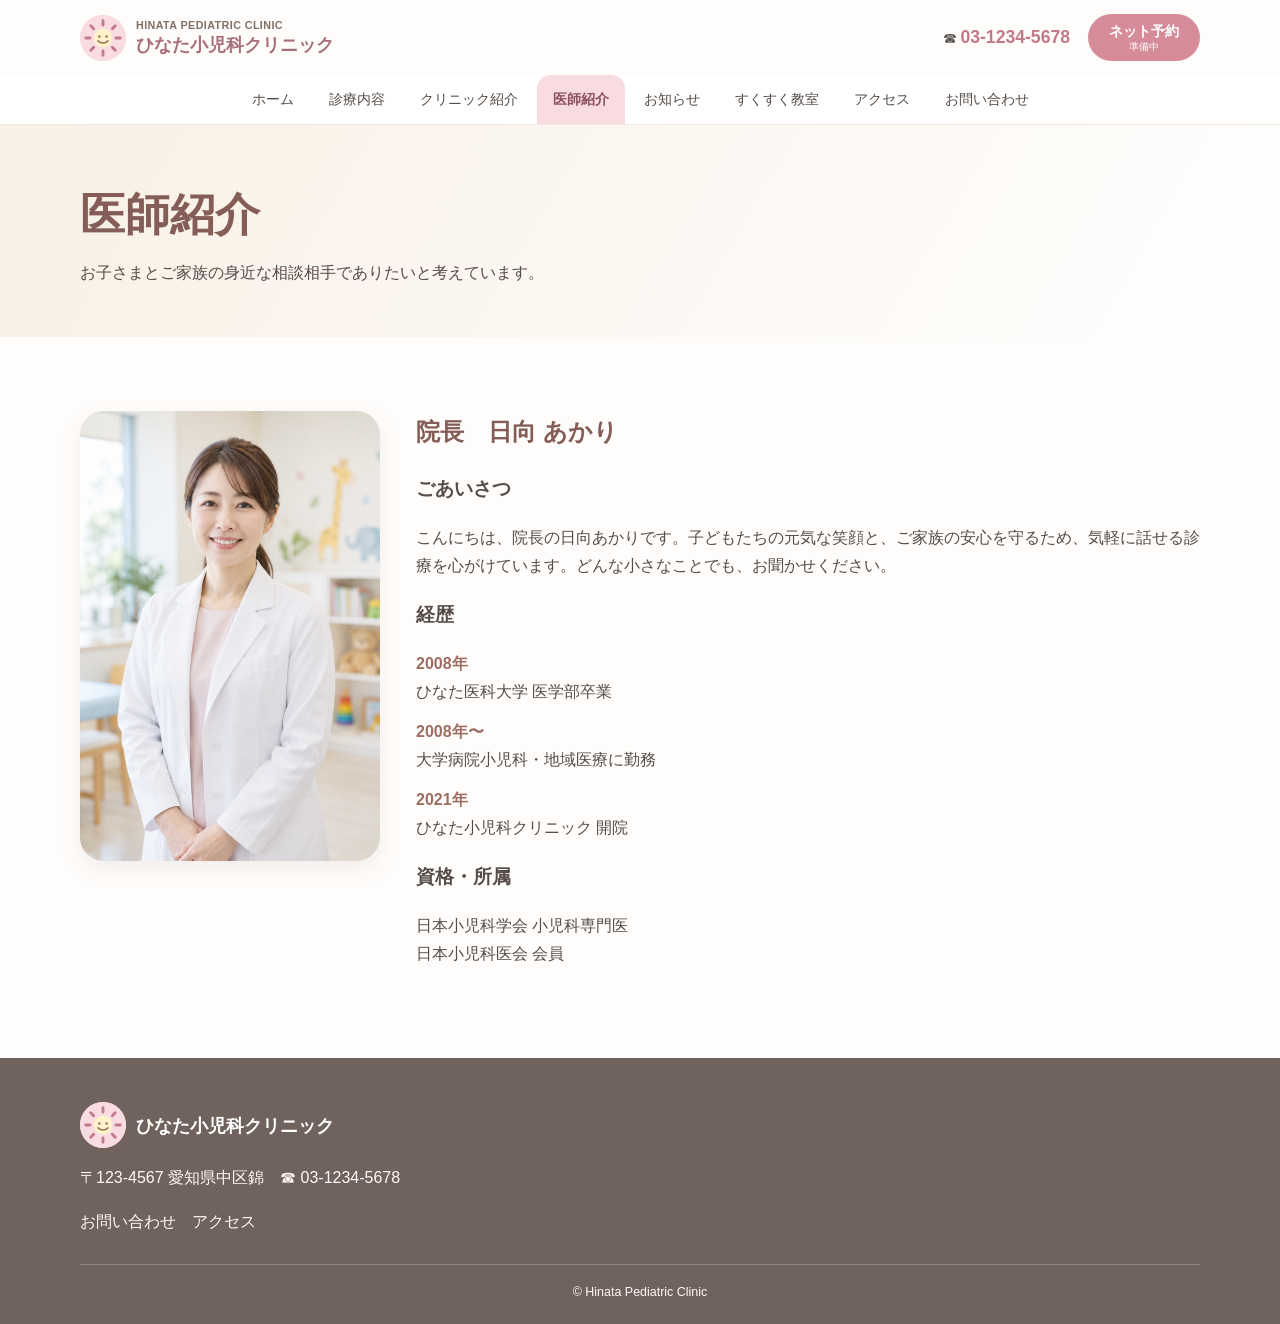
<file: doctor.html>
<!doctype html>
<html lang="ja">
  <head>
    <meta charset="utf-8">
    <meta name="viewport" content="width=device-width,initial-scale=1">
    <meta name="description" content="ひなた小児科クリニック院長のごあいさつと経歴です。">
    <title>医師紹介｜ひなた小児科クリニック</title>
    <link rel="stylesheet" href="css/style.css">
    <link rel="icon" type="image/svg+xml" href="images/favicon.svg">
  </head>
  <body>
    <header class="site-header">
      <div class="container header-row">
        <a class="logo" href="index.html"><img class="logo-mark" src="images/favicon.svg" alt="ひなた小児科クリニックのロゴ"><span><small>HINATA PEDIATRIC CLINIC</small>ひなた小児科クリニック</span></a>
        <div class="header-actions">
          <div class="header-contact">☎ <strong>03-1234-5678</strong></div>
          <button class="header-booking" type="button" disabled aria-label="ネット予約（準備中）">ネット予約<small>準備中</small></button>
        </div>
      </div>
      <nav class="main-nav" aria-label="メインナビゲーション">
        <ul>
          <li><a href="index.html">ホーム</a></li>
          <li><a href="medical.html">診療内容</a></li>
          <li><a href="about.html">クリニック紹介</a></li>
          <li><a href="doctor.html" aria-current="page">医師紹介</a></li>
          <li><a href="news.html">お知らせ</a></li>
          <li><a href="class.html">すくすく教室</a></li>
          <li><a href="access.html">アクセス</a></li>
          <li><a href="contact.html">お問い合わせ</a></li>
        </ul>
      </nav>
    </header>
    <main>
      <section class="page-hero">
        <div class="container">
          <h1>医師紹介</h1>
          <p>お子さまとご家族の身近な相談相手でありたいと考えています。</p>
        </div>
      </section>
      <section class="section">
        <div class="container profile">
          <div class="placeholder"><img src="images/doctor-portrait.png" alt="ひなた小児科クリニック院長、日向あかりの写真"></div>
          <div>
            <h2>院長　日向 あかり</h2>
            <h3>ごあいさつ</h3>
            <p>こんにちは、院長の日向あかりです。子どもたちの元気な笑顔と、ご家族の安心を守るため、気軽に話せる診療を心がけています。どんな小さなことでも、お聞かせください。</p>
            <h3>経歴</h3>
            <dl class="history">
              <dt>2008年</dt>
              <dd>ひなた医科大学 医学部卒業</dd>
              <dt>2008年〜</dt>
              <dd>大学病院小児科・地域医療に勤務</dd>
              <dt>2021年</dt>
              <dd>ひなた小児科クリニック 開院</dd>
            </dl>
            <h3>資格・所属</h3>
            <p>日本小児科学会 小児科専門医<br>日本小児科医会 会員</p>
          </div>
        </div>
      </section>
    </main>
    <footer class="footer">
      <div class="container">
        <a class="logo" href="index.html"><img class="logo-mark" src="images/favicon.svg" alt="ひなた小児科クリニックのロゴ"><span>ひなた小児科クリニック</span></a>
        <p>〒123-4567 愛知県中区錦　☎ 03-1234-5678</p>
        <p><a href="contact.html">お問い合わせ</a>　<a href="access.html">アクセス</a></p>
        <div class="copyright">© Hinata Pediatric Clinic</div>
      </div>
    </footer>
  </body>
</html>
</file>
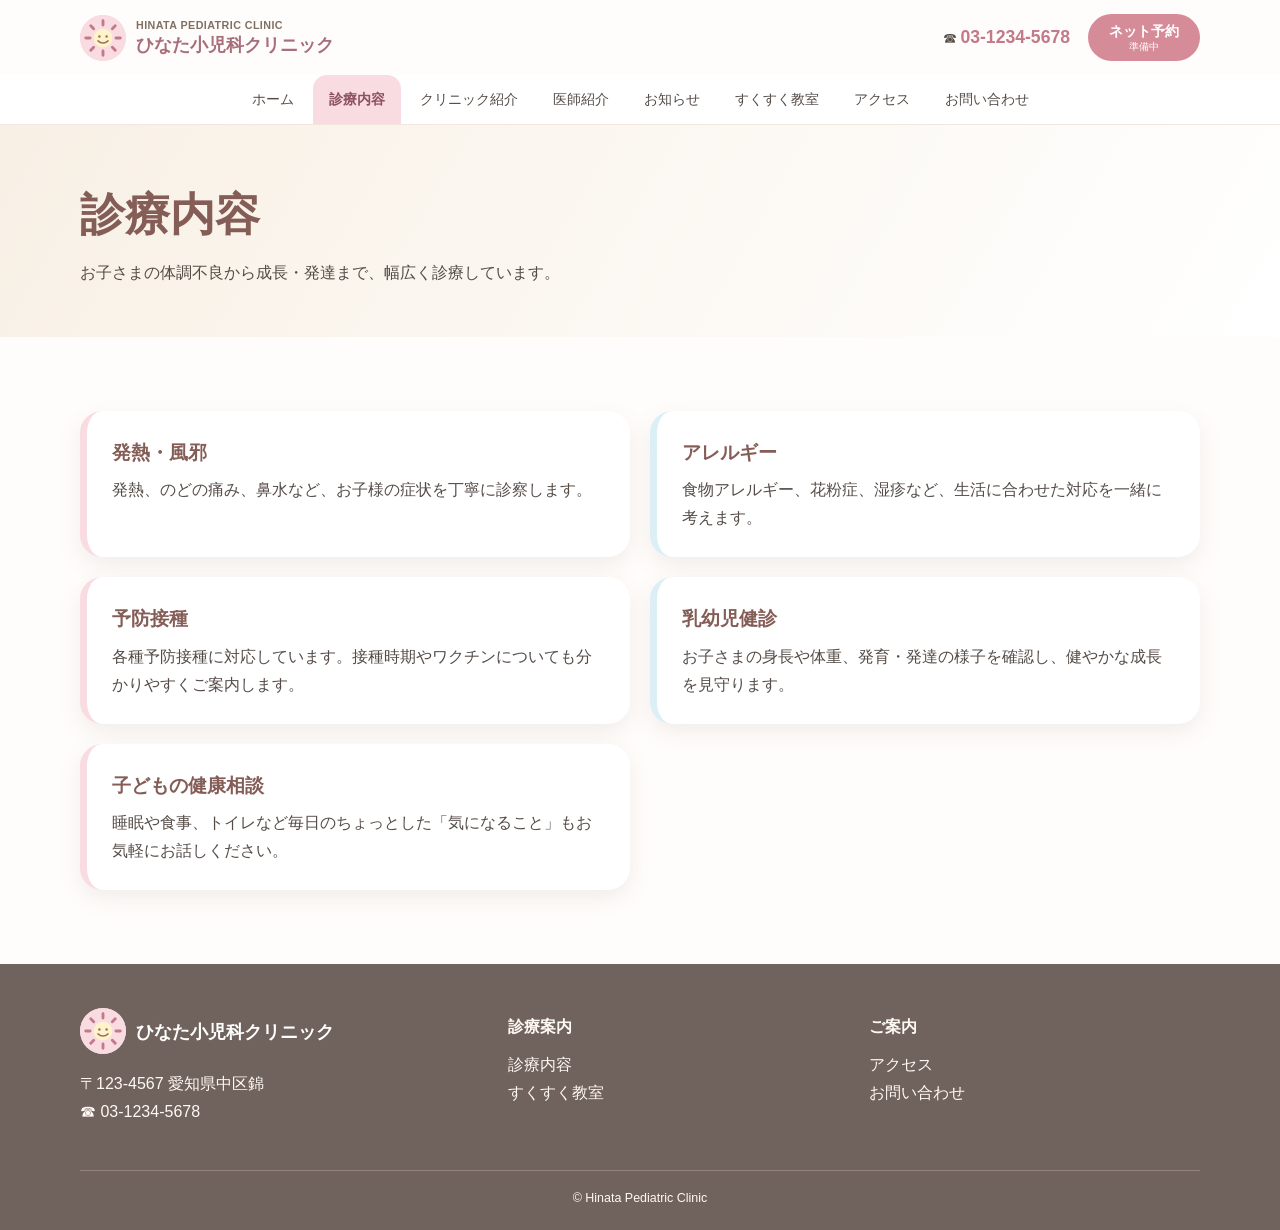
<file: medical.html>
<!doctype html>
<html lang="ja">
  <head>
    <meta charset="utf-8">
    <meta name="viewport" content="width=device-width,initial-scale=1">
    <meta name="description" content="ひなた小児科クリニックの診療内容をご案内します。">
    <title>診療内容｜ひなた小児科クリニック</title>
    <link rel="stylesheet" href="css/style.css">
    <link rel="icon" type="image/svg+xml" href="images/favicon.svg">
  </head>
  <body>
    <header class="site-header">
      <div class="container header-row">
        <a class="logo" href="index.html"><img class="logo-mark" src="images/favicon.svg" alt="ひなた小児科クリニックのロゴ"><span><small>HINATA PEDIATRIC CLINIC</small>ひなた小児科クリニック</span></a>
        <div class="header-actions">
          <div class="header-contact">☎ <strong>03-1234-5678</strong></div>
          <button class="header-booking" type="button" disabled aria-label="ネット予約（準備中）">ネット予約<small>準備中</small></button>
        </div>
      </div>
      <nav class="main-nav" aria-label="メインナビゲーション">
        <ul>
          <li><a href="index.html">ホーム</a></li>
          <li><a href="medical.html" aria-current="page">診療内容</a></li>
          <li><a href="about.html">クリニック紹介</a></li>
          <li><a href="doctor.html">医師紹介</a></li>
          <li><a href="news.html">お知らせ</a></li>
          <li><a href="class.html">すくすく教室</a></li>
          <li><a href="access.html">アクセス</a></li>
          <li><a href="contact.html">お問い合わせ</a></li>
        </ul>
      </nav>
    </header>
    <main>
      <section class="page-hero">
        <div class="container">
          <h1>診療内容</h1>
          <p>お子さまの体調不良から成長・発達まで、幅広く診療しています。</p>
        </div>
      </section>
      <section class="section">
        <div class="container medical-grid">
          <article class="medical-card">
            <h2>発熱・風邪</h2>
            <p>発熱、のどの痛み、鼻水など、お子様の症状を丁寧に診察します。</p>
          </article>
          <article class="medical-card">
            <h2>アレルギー</h2>
            <p>食物アレルギー、花粉症、湿疹など、生活に合わせた対応を一緒に考えます。</p>
          </article>
          <article class="medical-card">
            <h2>予防接種</h2>
            <p>各種予防接種に対応しています。接種時期やワクチンについても分かりやすくご案内します。</p>
          </article>
          <article class="medical-card">
            <h2>乳幼児健診</h2>
            <p>お子さまの身長や体重、発育・発達の様子を確認し、健やかな成長を見守ります。</p>
          </article>
          <article class="medical-card">
            <h2>子どもの健康相談</h2>
            <p>睡眠や食事、トイレなど毎日のちょっとした「気になること」もお気軽にお話しください。</p>
          </article>
        </div>
      </section>
    </main>
    <footer class="footer">
      <div class="container footer-grid">
        <div>
          <a class="logo" href="index.html"><img class="logo-mark" src="images/favicon.svg" alt="ひなた小児科クリニックのロゴ"><span>ひなた小児科クリニック</span></a>
          <p>〒123-4567 愛知県中区錦<br>☎ 03-1234-5678</p>
        </div>
        <div>
          <h2>診療案内</h2>
          <ul>
            <li><a href="medical.html">診療内容</a></li>
            <li><a href="class.html">すくすく教室</a></li>
          </ul>
        </div>
        <div>
          <h2>ご案内</h2>
          <ul>
            <li><a href="access.html">アクセス</a></li>
            <li><a href="contact.html">お問い合わせ</a></li>
          </ul>
        </div>
      </div>
      <div class="container copyright">© Hinata Pediatric Clinic</div>
    </footer>
  </body>
</html>
</file>
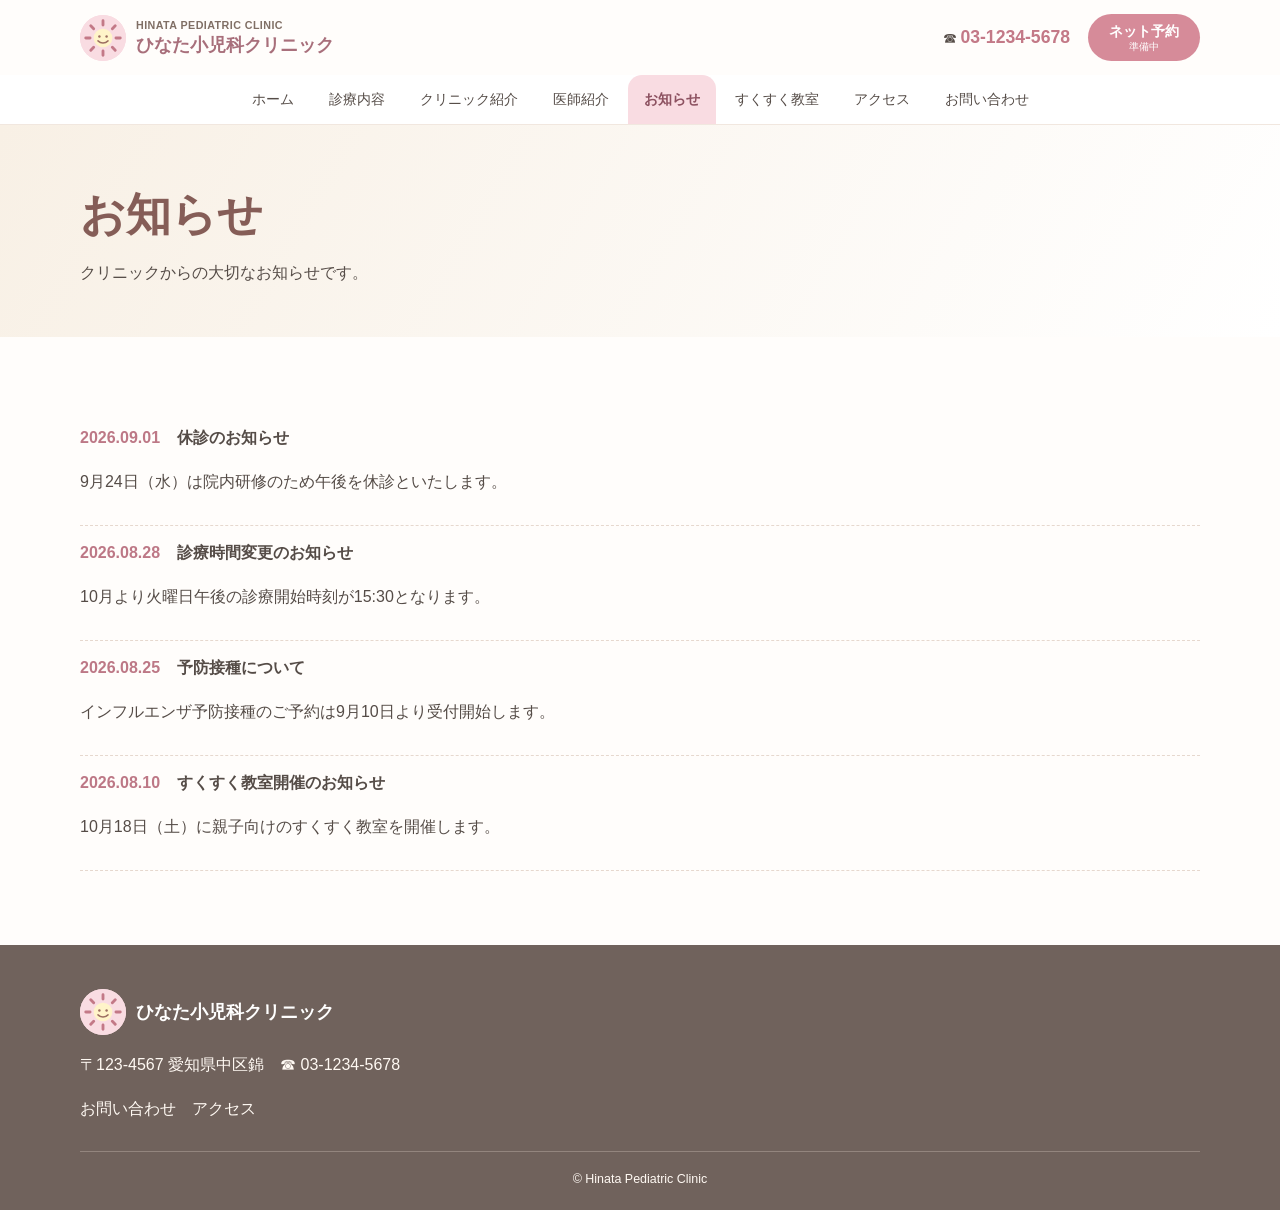
<file: news.html>
<!doctype html>
<html lang="ja">
  <head>
    <meta charset="utf-8">
    <meta name="viewport" content="width=device-width,initial-scale=1">
    <meta name="description" content="ひなた小児科クリニックからのお知らせ一覧です。">
    <title>お知らせ｜ひなた小児科クリニック</title>
    <link rel="stylesheet" href="css/style.css">
    <link rel="icon" type="image/svg+xml" href="images/favicon.svg">
  </head>
  <body>
    <header class="site-header">
      <div class="container header-row">
        <a class="logo" href="index.html"><img class="logo-mark" src="images/favicon.svg" alt="ひなた小児科クリニックのロゴ"><span><small>HINATA PEDIATRIC CLINIC</small>ひなた小児科クリニック</span></a>
        <div class="header-actions">
          <div class="header-contact">☎ <strong>03-1234-5678</strong></div>
          <button class="header-booking" type="button" disabled aria-label="ネット予約（準備中）">ネット予約<small>準備中</small></button>
        </div>
      </div>
      <nav class="main-nav" aria-label="メインナビゲーション">
        <ul>
          <li><a href="index.html">ホーム</a></li>
          <li><a href="medical.html">診療内容</a></li>
          <li><a href="about.html">クリニック紹介</a></li>
          <li><a href="doctor.html">医師紹介</a></li>
          <li><a href="news.html" aria-current="page">お知らせ</a></li>
          <li><a href="class.html">すくすく教室</a></li>
          <li><a href="access.html">アクセス</a></li>
          <li><a href="contact.html">お問い合わせ</a></li>
        </ul>
      </nav>
    </header>
    <main>
      <section class="page-hero">
        <div class="container">
          <h1>お知らせ</h1>
          <p>クリニックからの大切なお知らせです。</p>
        </div>
      </section>
      <section class="section">
        <div class="container">
          <ul class="info-list">
            <li>
              <time datetime="2026-09-01">2026.09.01</time>
              <strong>休診のお知らせ</strong>
              <p>9月24日（水）は院内研修のため午後を休診といたします。</p>
            </li>
            <li>
              <time datetime="2026-08-28">2026.08.28</time>
              <strong>診療時間変更のお知らせ</strong>
              <p>10月より火曜日午後の診療開始時刻が15:30となります。</p>
            </li>
            <li>
              <time datetime="2026-08-25">2026.08.25</time>
              <strong>予防接種について</strong>
              <p>インフルエンザ予防接種のご予約は9月10日より受付開始します。</p>
            </li>
            <li>
              <time datetime="2026-08-10">2026.08.10</time>
              <strong>すくすく教室開催のお知らせ</strong>
              <p>10月18日（土）に親子向けのすくすく教室を開催します。</p>
            </li>
          </ul>
        </div>
      </section>
    </main>
    <footer class="footer">
      <div class="container">
        <a class="logo" href="index.html"><img class="logo-mark" src="images/favicon.svg" alt="ひなた小児科クリニックのロゴ"><span>ひなた小児科クリニック</span></a>
        <p>〒123-4567 愛知県中区錦　☎ 03-1234-5678</p>
        <p><a href="contact.html">お問い合わせ</a>　<a href="access.html">アクセス</a></p>
        <div class="copyright">© Hinata Pediatric Clinic</div>
      </div>
    </footer>
  </body>
</html>
</file>
<file: css/style.css>
:root {
  --ink: #554c47;
  --pink: #f9dce2;
  --beige: #f8f0e5;
  --yellow: #fff4c9;
  --green: #dff0df;
  --blue: #dceff6;
  --deep: #8b7164;
  --white: #fff;
  --shadow: 0 8px 22px rgba(116,91,76,.10);
}

* {
  box-sizing: border-box;
}

html {
  scroll-behavior: smooth;
}

body {
  margin: 0;
  color: var(--ink);
  font-family: "Hiragino Kaku Gothic ProN","Yu Gothic",Meiryo,sans-serif;
  line-height: 1.75;
  background: #fffdfb;
}

a {
  color: inherit;
  text-decoration: none;
}

img {
  display: block;
  max-width: 100%;
  height: auto;
}

.container {
  width: min(1120px,calc(100% - 40px));
  margin: auto;
}

.site-header {
  background: #fffdfb;
  border-bottom: 1px solid #f1e7df;
  position: sticky;
  top: 0;
  z-index: 10;
}

.header-row {
  display: flex;
  align-items: center;
  justify-content: space-between;
  gap: 18px;
  padding: 14px 0;
}

.logo {
  display: flex;
  align-items: center;
  gap: 10px;
  color: #a86f7b;
  font-weight: 700;
  font-size: 1.15rem;
  line-height: 1.25;
}

.logo-mark {
  display: grid;
  place-items: center;
  width: 46px;
  height: 46px;
  border-radius: 50%;
  background: var(--pink);
  font-size: 1.5rem;
}

.logo small {
  display: block;
  color: #806f65;
  font-size: .67rem;
  letter-spacing: .04em;
}

.header-actions {
  display: flex;
  align-items: center;
  gap: 18px;
}

.header-booking {
  display: inline-flex;
  flex-direction: column;
  align-items: center;
  justify-content: center;
  min-width: 112px;
  padding: 8px 16px;
  border: 0;
  border-radius: 999px;
  background: #d68b99;
  color: #fff;
  font: inherit;
  font-size: .9rem;
  font-weight: 700;
  line-height: 1.25;
  white-space: nowrap;
}

.header-booking small {
  font-size: .65rem;
  font-weight: 400;
}

.header-booking:disabled {
  opacity: 1;
  cursor: default;
}

.header-contact {
  font-size: .88rem;
  text-align: right;
}

.header-contact strong {
  color: #c37987;
  font-size: 1.1rem;
}

.main-nav {
  background: #fff;
}

.main-nav ul {
  display: flex;
  justify-content: center;
  gap: 3px;
  list-style: none;
  padding: 0;
  margin: 0;
}

.main-nav a {
  display: block;
  padding: 12px 16px;
  border-radius: 14px 14px 0 0;
  font-size: .9rem;
  white-space: nowrap;
}

.main-nav a:hover,.main-nav a[aria-current="page"] {
  background: var(--pink);
  color: #8d5261;
  font-weight: 700;
}

.hero {
  background: linear-gradient(125deg,#fff8f3 0%,#fff 52%,#eef8f8 100%);
  padding: 68px 0 58px;
  overflow: hidden;
}

.hero-grid {
  display: grid;
  grid-template-columns: 1.05fr .95fr;
  align-items: center;
  gap: 38px;
}

.eyebrow {
  display: inline-block;
  padding: 4px 14px;
  border-radius: 20px;
  background: var(--yellow);
  font-size: .85rem;
  font-weight: 700;
}

.hero h1 {
  font-size: 3rem;
  line-height: 1.45;
  margin: 14px 0;
  color: #835f58;
  letter-spacing: .05em;
}

.hero p {
  font-size: 1.05rem;
  margin: 0 0 24px;
}

.button {
  display: inline-flex;
  align-items: center;
  justify-content: center;
  gap: 8px;
  background: #d68b99;
  color: #fff;
  padding: 12px 24px;
  border-radius: 99px;
  font-weight: 700;
  box-shadow: var(--shadow);
}

.button:hover {
  background: #bd7482;
}

.button.light {
  background: #fff;
  color: #9b6d5f;
  border: 1px solid #edd9ce;
}

.hero-exterior {
  min-height: 280px;
  display: grid;
  place-items: center;
  border-radius: 48% 52% 45% 55%/55% 42% 58% 45%;
  background: var(--blue);
  position: relative;
}

.hero-exterior span {
  font-size: 7rem;
  filter: drop-shadow(0 8px 3px #b7d9e1);
}

.hero-exterior:before,.hero-exterior:after {
  content: "";
  position: absolute;
  border-radius: 50%;
  background: var(--yellow);
}

.hero-exterior:before {
  width: 65px;
  height: 65px;
  right: 10%;
  top: 15%;
}

.hero-exterior:after {
  width: 30px;
  height: 30px;
  left: 14%;
  bottom: 18%;
  background: var(--pink);
}

.section {
  padding: 74px 0;
}

.section.tint {
  background: #fff9f4;
}

.section-head {
  text-align: center;
  margin-bottom: 34px;
}

.section-head h2 {
  font-size: clamp(1.55rem,3vw,2.2rem);
  margin: 0;
  color: #855d57;
}

.section-head p {
  margin: 7px 0 0;
}

.cards {
  display: grid;
  grid-template-columns: repeat(3,1fr);
  gap: 20px;
}

.card {
  background: #fff;
  border-radius: 22px;
  padding: 25px;
  box-shadow: var(--shadow);
}

.card h3 {
  margin: 8px 0;
  color: #8a625a;
  font-size: 1.15rem;
}

.card p {
  margin: 0;
}

.icon {
  width: 52px;
  height: 52px;
  display: grid;
  place-items: center;
  background: var(--green);
  border-radius: 50%;
  font-size: 1.55rem;
}

.icon.pink {
  background: var(--pink);
}

.icon.yellow {
  background: var(--yellow);
}

.split {
  display: grid;
  grid-template-columns: 1fr 1fr;
  gap: 35px;
  align-items: center;
}

.placeholder {
  border-radius: 24px;
  box-shadow: var(--shadow);
  background: var(--beige);
  overflow: hidden;
}

.placeholder img {
  width: 100%;
}

.info-list {
  list-style: none;
  margin: 0;
  padding: 0;
}

.info-list li {
  padding: 13px 0;
  border-bottom: 1px dashed #e6d8ce;
}

.info-list time {
  color: #bd7886;
  font-weight: 700;
  margin-right: 12px;
}

.schedule {
  width: 100%;
  border-collapse: collapse;
  background: #fff;
  border-radius: 18px;
  overflow: hidden;
  box-shadow: var(--shadow);
}

.schedule th,.schedule td {
  padding: 12px;
  text-align: center;
  border-bottom: 1px solid #f0e6df;
}

.schedule th {
  background: var(--blue);
  font-size: .9rem;
}

.notice {
  background: var(--yellow);
  border-radius: 20px;
  padding: 22px;
}

.footer {
  background: #70625c;
  color: #fff9f3;
  padding: 44px 0 20px;
}

.footer-grid {
  display: grid;
  grid-template-columns: 1.2fr 1fr 1fr;
  gap: 30px;
}

.footer .logo {
  color: #fff;
}

.footer .logo small {
  color: #eee0d6;
}

.footer h2 {
  font-size: 1rem;
  margin: 5px 0 10px;
}

.footer ul {
  list-style: none;
  padding: 0;
  margin: 0;
}

.footer a:hover {
  text-decoration: underline;
}

.copyright {
  text-align: center;
  border-top: 1px solid #93857e;
  margin-top: 28px;
  padding-top: 17px;
  font-size: .78rem;
}

.page-hero {
  padding: 50px 0;
  background: linear-gradient(120deg,var(--beige),#fff);
}

.page-hero h1 {
  margin: 0;
  color: #855d57;
  font-size: clamp(2rem,4vw,2.8rem);
}

.page-hero p {
  margin: 5px 0 0;
}

.medical-grid {
  display: grid;
  grid-template-columns: repeat(2,1fr);
  gap: 20px;
}

.medical-card {
  padding: 25px;
  border-radius: 22px;
  background: #fff;
  box-shadow: var(--shadow);
  border-left: 7px solid var(--pink);
}

.medical-card:nth-child(2n) {
  border-color: var(--blue);
}

.medical-card h2 {
  font-size: 1.2rem;
  margin: 0 0 7px;
  color: #855d57;
}

.medical-card p {
  margin: 0;
}

.gallery {
  display: grid;
  grid-template-columns: repeat(3,1fr);
  gap: 16px;
}

.gallery figure {
  margin: 0;
}

.gallery img {
  width: 100%;
  aspect-ratio: 4/3;
  object-fit: cover;
  border-radius: 18px;
  box-shadow: var(--shadow);
}

.gallery figcaption {
  text-align: center;
  font-size: .9rem;
  margin-top: 6px;
}

.profile {
  display: grid;
  grid-template-columns: 300px 1fr;
  gap: 36px;
  align-items: start;
}

.profile h2 {
  margin-top: 0;
  color: #855d57;
}

.history dt {
  font-weight: 700;
  color: #9c6e62;
}

.history dd {
  margin: 0 0 12px;
}

.map {
  min-height: 300px;
  display: grid;
  place-items: center;
  border: 3px dashed #b7d9e1;
  border-radius: 22px;
  background: #f2fafb;
  color: #66909a;
  font-weight: 700;
}

.form {
  max-width: 780px;
  margin: auto;
  background: #fff;
  padding: 32px;
  border-radius: 24px;
  box-shadow: var(--shadow);
}

.form-row {
  margin-bottom: 20px;
}

.form label,.form legend {
  font-weight: 700;
  display: block;
  margin-bottom: 6px;
}

.required {
  color: #c16877;
  font-size: .8rem;
  margin-left: 6px;
}

input,textarea {
  width: 100%;
  font: inherit;
  padding: 12px;
  border: 1px solid #ddcec5;
  border-radius: 10px;
  background: #fffdfb;
}

textarea {
  min-height: 160px;
  resize: vertical;
}

.check {
  display: flex;
  gap: 9px;
  align-items: flex-start;
}

.check input {
  width: auto;
  margin-top: 7px;
}

.form button {
  border: 0;
  cursor: pointer;
  font: inherit;
  width: 100%;
}

.center {
  text-align: center;
}

.mt {
  margin-top: 24px;
}

@media (max-width:760px) {
  .container {
    width: min(100% - 28px,1120px);
  }
  .header-row {
    align-items: flex-start;
  }
  .header-contact {
    display: none;
  }
  .main-nav ul {
    justify-content: flex-start;
    overflow-x: auto;
    padding: 0 10px;
  }
  .main-nav a {
    padding: 10px 11px;
    font-size: .82rem;
  }
  .hero {
    padding: 42px 0;
  }
  .hero-grid,.split,.profile {
    grid-template-columns: 1fr;
  }
  .hero-exterior {
    min-height: 200px;
    order: -1;
  }
  .hero-exterior span {
    font-size: 5rem;
  }
  .section {
    padding: 52px 0;
  }
  .cards,.gallery {
    grid-template-columns: 1fr;
  }
  .medical-grid {
    grid-template-columns: 1fr;
  }
  .footer-grid {
    grid-template-columns: 1fr;
  }
  .profile .placeholder {
    max-width: 360px;
  }
  .schedule {
    font-size: .78rem;
  }
  .schedule th,.schedule td {
    padding: 8px 3px;
  }
  .form {
    padding: 22px 16px;
  }
  .page-hero {
    padding: 35px 0;
  }
}
</file>
<file: css/hero.css>
/* ヒーロー画像は以下の URL を書き換えるだけで差し替えできます。 */
.hero {
  background-color: #e8f4f5;
  background-image: url("../images/clinic-exterior.png");
  background-position: center;
  background-size: cover;
  background-repeat: no-repeat;
  height: 600px;
}

.hero-art {
  display: none;
}

@media (max-width: 760px) {
  .hero {
    background-image: url("../images/clinic-exterior.png");
  }
}
</file>
<file: css/access-map.css>
/* Google Map は親要素の幅に追従し、画面サイズに応じて高さを調整します。 */
.map-embed {
  width: 100%;
  min-height: 300px;
  overflow: hidden;
  border: 1px solid #d5e6e9;
  border-radius: 22px;
  background: #f2fafb;
  box-shadow: var(--shadow);
}

.map-embed iframe {
  display: block;
  width: 100%;
  height: 360px;
  border: 0;
}

@media (max-width: 760px) {
  .map-embed {
    min-height: 260px;
  }
  .map-embed iframe {
    height: 300px;
  }
}
</file>
